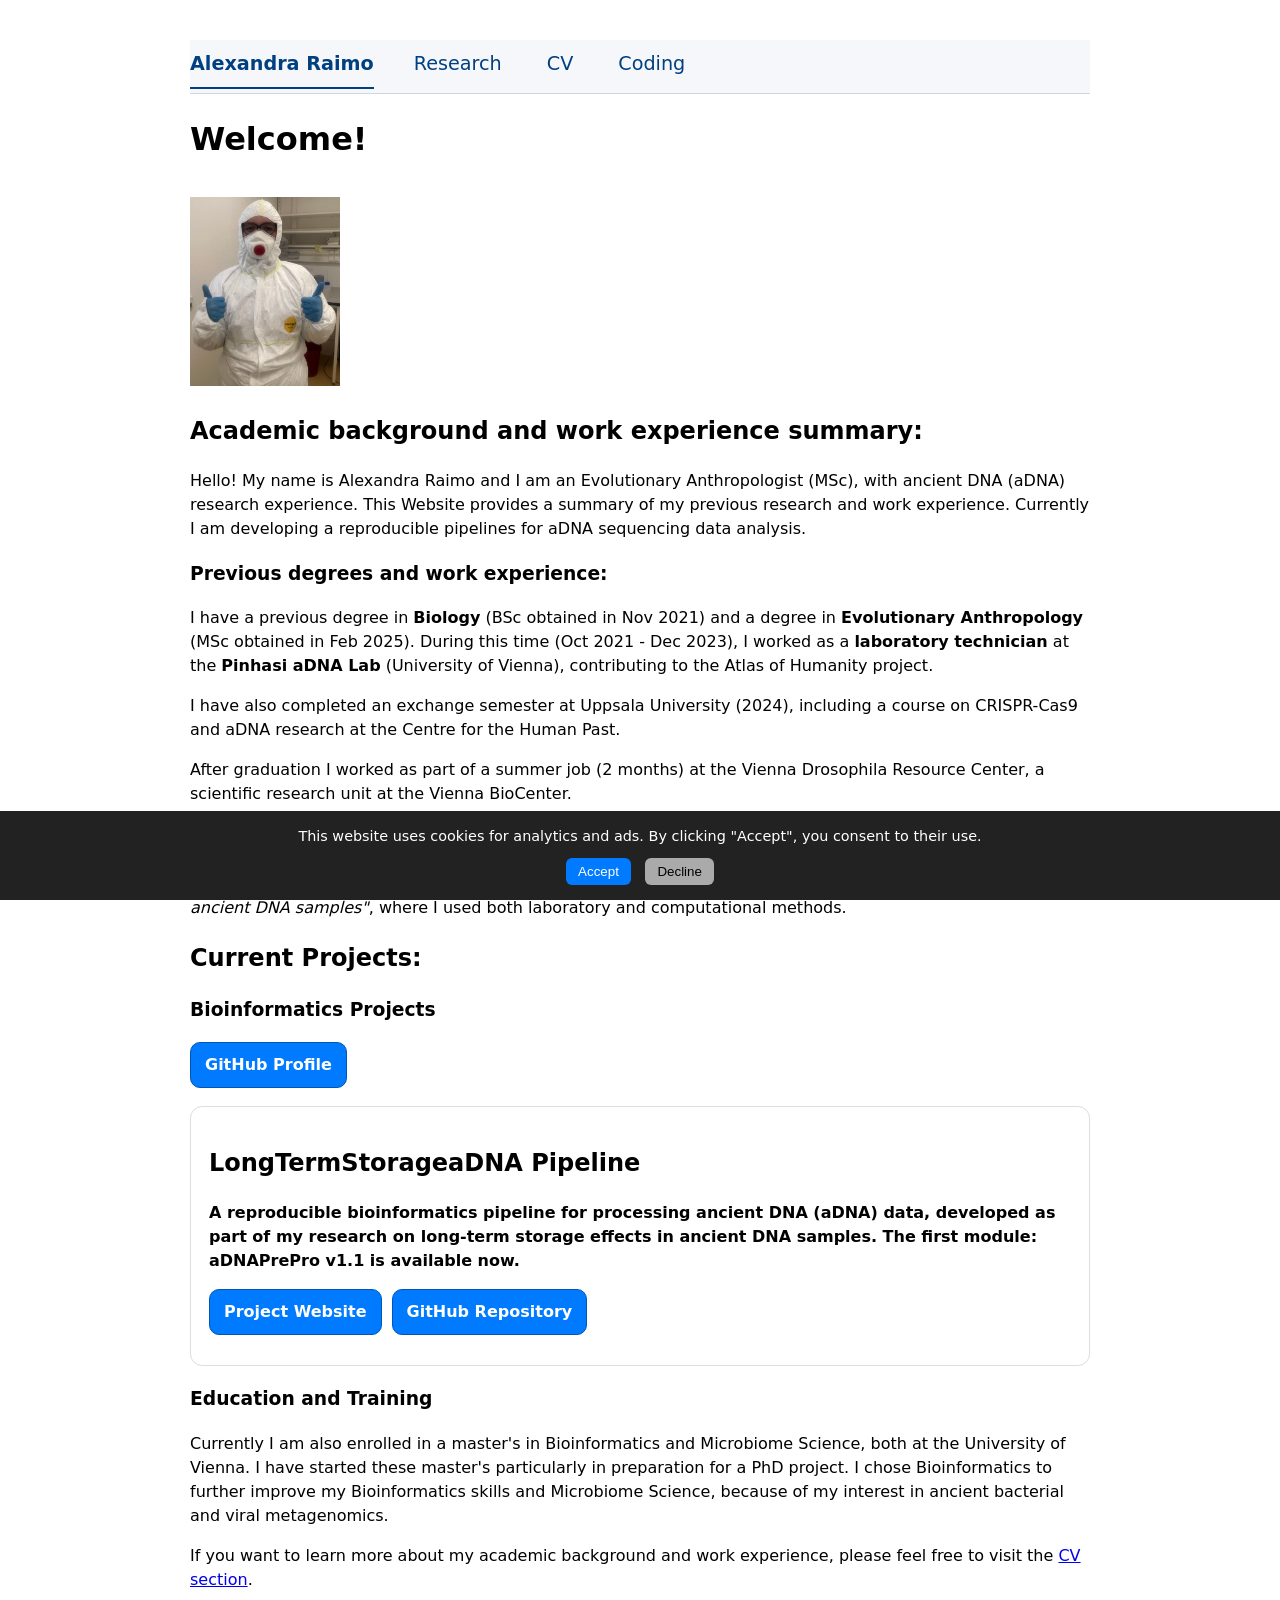
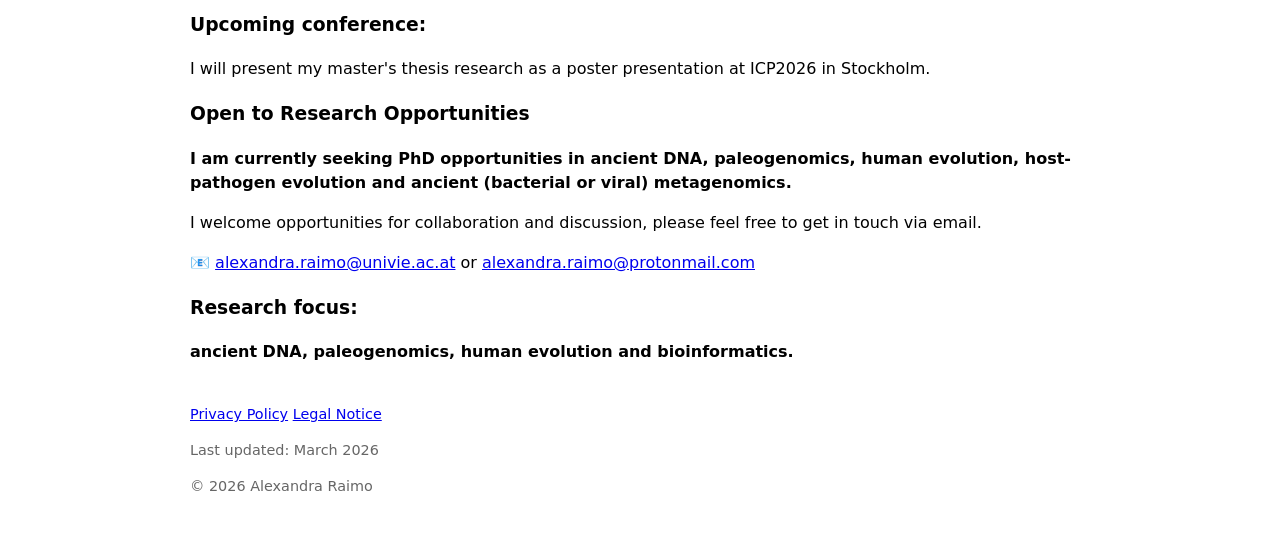
<file: index.html>
<!doctype html>
<html lang="en">
<head>
  <meta charset="utf-8" />
  <meta name="viewport" content="width=device-width, initial-scale=1" />

  <!-- SEO -->
  <title>Ancient DNA Pipeline | Bioinformatics – Alexandra Raimo</title>
  <meta name="description" content="Bioinformatics projects by Alexandra Raimo, including pipelines for preprocessing ancient DNA sequencing data." />
  <meta name="keywords" content="ancient DNA, aDNA, bioinformatics, paleogenomics, DNA pipeline, NGS analysis" />

  <!-- Google verification -->
  <meta name="google-site-verification" content="ym9Vz2u-0bUSktu_AjIsHm7VWg-E3QiLJh-xZRxVuhM" />

  <link rel="canonical" href="https://raimo-al.github.io/">
  
  <!-- Open Graph -->
  <meta property="og:title" content="Ancient DNA Pipeline | Bioinformatics – Alexandra Raimo">
  <meta property="og:description" content="Reproducible pipeline for preprocessing ancient DNA (aDNA) sequencing data.">
  <meta property="og:site_name" content="Ancient DNA Bioinformatics">
  <meta property="og:image" content="https://raimo-al.github.io/preview.png">
  <meta property="og:url" content="https://raimo-al.github.io/">
  <meta property="og:type" content="website">

  <!-- Twitter (used by many platforms) -->
  <meta name="twitter:card" content="summary_large_image">
  <meta name="twitter:title" content="Ancient DNA Pipeline | Bioinformatics – Alexandra Raimo">
  <meta name="twitter:description" content="Reproducible pipeline for preprocessing ancient DNA (aDNA) sequencing data.">
  <meta name="twitter:image" content="https://raimo-al.github.io/preview.png">

  <!-- CSS -->
  <link rel="stylesheet" href="styles.css">

  <!-- Google AdSense -->
  <meta name="google-adsense-account" content="ca-pub-8820998025765974">


</head>

<body>

<nav class="navbar">
  <div class="nav-container">
    <a href="index.html" class="nav-name active">Alexandra Raimo</a>

    <div class="nav-links">
      <a href="research.html">Research</a>
      <a href="cv.html">CV</a>
      <a href="coding.html">Coding</a>
    </div>
  </div>
</nav>
<header>
  <div class="card-content">

    <div class="text">
      <h1>Welcome!</h1>
	      <div class="image">
      <img src="images/Lab.jpeg" alt="Alexandra Raimo working in the aDNA lab.">
    </div>

      <p>
	  <h2>Academic background and work experience summary:</h2>
	  
	  <p>
        Hello! My name is Alexandra Raimo and I am an Evolutionary Anthropologist (MSc), with ancient DNA (aDNA) research experience.
        This Website provides a summary of my previous research and work experience.
        Currently I am developing a reproducible pipelines for aDNA sequencing data analysis.
		</p>
		
		  </div>

  </main>
		<h3> Previous degrees and work experience:</h3> 
		<p>
		I have a previous degree in <b>Biology</b> (BSc obtained in Nov 2021) and a degree in <b>Evolutionary Anthropology</b> (MSc obtained in Feb 2025).
		During this time (Oct 2021 - Dec 2023), I worked as a <b>laboratory technician</b> at the <b>Pinhasi aDNA Lab</b> (University of Vienna), contributing to the Atlas of Humanity project.
		</p>
		
		<p>
		I have also completed an exchange semester at Uppsala University (2024), including a course on CRISPR-Cas9 and aDNA research at the Centre for the Human Past.
		</p>
		
		<p>
		After graduation I worked as part of a summer job (2 months) at the Vienna Drosophila Resource Center, a scientific research unit at the Vienna BioCenter.
		</p>
		
		<h3> Master's thesis Research Project: </h3>
		<p>
		I completed my master's thesis at the Pinhasi aDNA Lab, titled <em>"Assessing the effect of long-term storage on ancient DNA samples"</em>, where I used both laboratory and computational methods.
		</p>
		</header>
		<main>
		<h2>Current Projects:</h2>
		<h3>Bioinformatics Projects</h3>
		
		<div class="button-group">
    <a class="button" href="https://github.com/raimo-al">GitHub Profile</a>
  </div>
    <div class="card">
      <h2>LongTermStorageaDNA Pipeline</h2>
      <p class="highlight">
         A reproducible bioinformatics pipeline for processing ancient DNA (aDNA) data,
         developed as part of my research on long-term storage effects in ancient DNA samples.
		 The first module: aDNAPrePro v1.1 is available now.
      </p>

      <div class="button-group">
        <a class="button" href="https://raimo-al.github.io/LongTermStorageaDNA/">Project Website</a>
        <a class="button" href="https://github.com/raimo-al/LongTermStorageaDNA">GitHub Repository</a>
      </div>

    </div>
		
		<h3>Education and Training</h3>
		<p>
		Currently I am also enrolled in a master's in Bioinformatics and Microbiome Science, both at the University of Vienna. 
		I have started these master's particularly in preparation for a PhD project.
		I chose Bioinformatics to further improve my Bioinformatics skills and Microbiome Science, because of my interest in ancient bacterial and viral metagenomics.
		</p>
		
		<p>
		If you want to learn more about my academic background and work experience, please feel free to visit the 
		<a href="https://raimo-al.github.io/cv.html" target="_blank">CV section</a>.
		</p>
		
		<h3>Upcoming conference:</h3>
		<p>
		I will present my master's thesis research as a poster presentation at ICP2026 in Stockholm.
		</p>
		<h3>Open to Research Opportunities</h3>
		<p>
		<strong> I am currently seeking PhD opportunities in ancient DNA, paleogenomics, human evolution, host-pathogen evolution and ancient (bacterial or viral) metagenomics. </strong>
		</p>
		
		<p>
		I welcome opportunities for collaboration and discussion, please feel free to get in touch via email.
		</p>
		
		<p>
		📧 <a href="mailto:alexandra.raimo@univie.ac.at">alexandra.raimo@univie.ac.at</a> 
		or 
		<a href="mailto:alexandra.raimo@protonmail.com">alexandra.raimo@protonmail.com</a>
		</p>
		
			 <p class="highlight">
    <p>
	<h3> Research focus: </h3>
	</p>
	
	<p>
	<strong>ancient DNA, paleogenomics, human evolution and bioinformatics.</strong>
  </p>
    </div>

  <footer style="margin-top:40px; font-size:0.9em; color:#666;">
    <a href="privacy.html">Privacy Policy</a>
    <a href="impressum.html">Legal Notice</a>
	<p>Last updated: March 2026 </p>
    <p>© 2026 Alexandra Raimo</p>
  </footer>
 <div id="cookie-banner" style="position:fixed; bottom:0; left:0; right:0; background:#222; color:#fff; padding:15px; display:none; z-index:1000;">
  <p style="margin:0 0 10px 0;">
    This website uses cookies for analytics and ads. By clicking "Accept", you consent to their use.
  </p>
  <button onclick="acceptCookies()" style="margin-right:10px;">Accept</button>
  <button onclick="declineCookies()">Decline</button>
 </div>
 <script>
   function loadTrackingScripts() {
      if (location.protocol === "file:") return;

      // Google Analytics
      var ga = document.createElement("script");
      ga.src = "https://www.googletagmanager.com/gtag/js?id=G-LNKFSJW3DF";
      ga.async = true;
      document.head.appendChild(ga);

      window.dataLayer = window.dataLayer || [];
      function gtag(){dataLayer.push(arguments);}
      window.gtag = gtag;
      gtag('js', new Date());
      gtag('config', 'G-LNKFSJW3DF');

      // AdSense
      var ads = document.createElement("script");
      ads.src = "https://pagead2.googlesyndication.com/pagead/js/adsbygoogle.js?client=ca-pub-8820998025765974";
      ads.async = true;
      ads.crossOrigin = "anonymous";
      document.head.appendChild(ads);
   }

   function acceptCookies() {
      localStorage.setItem("cookieConsent", "accepted");
      document.getElementById("cookie-banner").style.display = "none";
      loadTrackingScripts();
   }

   function declineCookies() {
      localStorage.setItem("cookieConsent", "declined");
      document.getElementById("cookie-banner").style.display = "none";
   }

   window.onload = function() {
      const consent = localStorage.getItem("cookieConsent");

      if (!consent) {
         document.getElementById("cookie-banner").style.display = "block";
      } else if (consent === "accepted") {
         loadTrackingScripts();
      }
   };
</script>
</body>
</html>
</file>
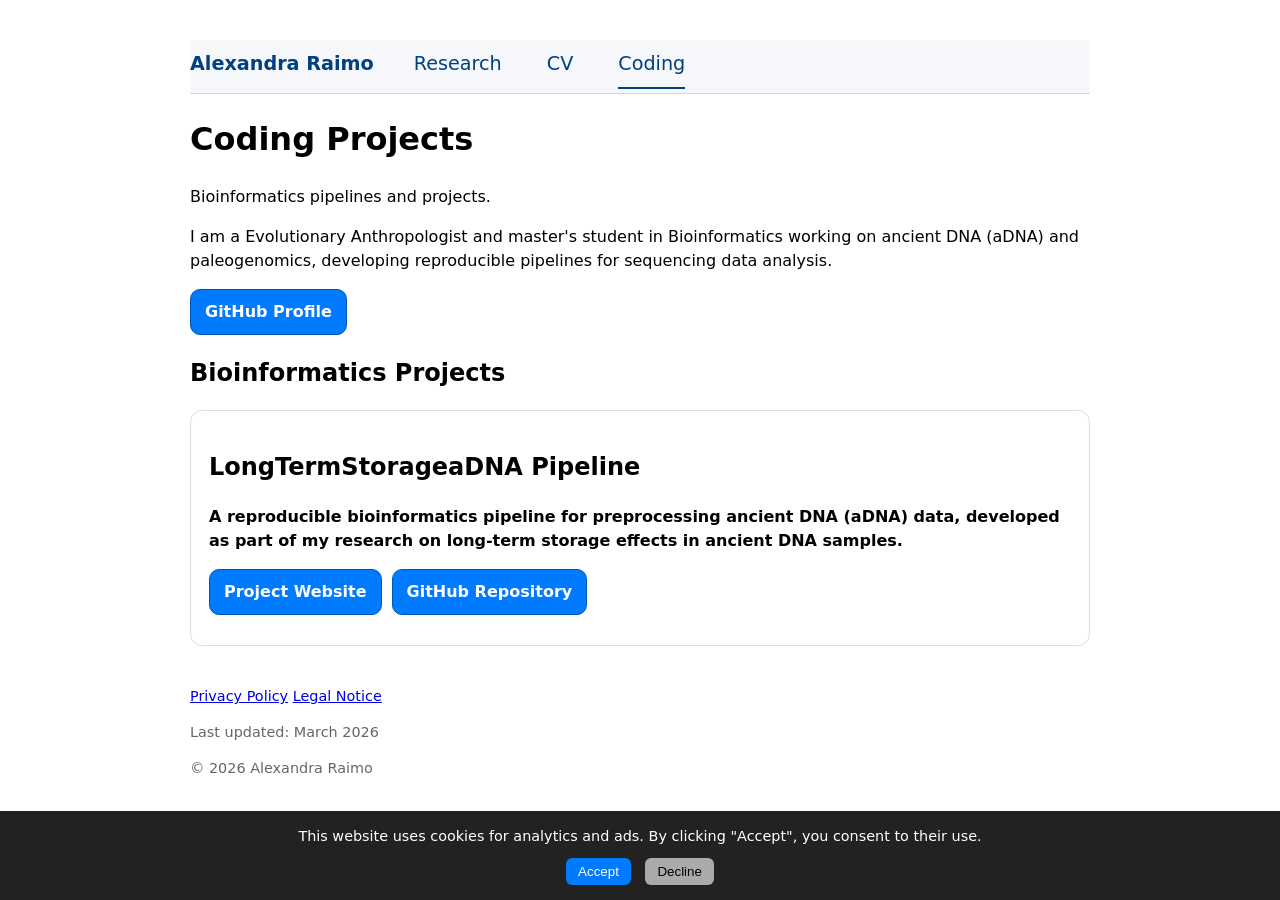
<file: coding.html>
<!doctype html>
<html lang="en">
<head>
  <meta charset="utf-8" />
  <meta name="viewport" content="width=device-width, initial-scale=1" />

  <!-- SEO -->
  <title>Coding Projects | Alexandra Raimo</title>
  <meta name="description" content="Bioinformatics projects by Alexandra Raimo, including pipelines for preprocessing ancient DNA sequencing data." />
  <meta name="keywords" content="ancient DNA, aDNA, bioinformatics, palaeogenomics, DNA pipeline, NGS analysis" />

  <!-- Google verification -->
  <meta name="google-site-verification" content="ym9Vz2u-0bUSktu_AjIsHm7VWg-E3QiLJh-xZRxVuhM" />

  <link rel="canonical" href="https://raimo-al.github.io/">
  
  <!-- Open Graph -->
  <meta property="og:title" content="Ancient DNA Pipeline | Bioinformatics – Alexandra Raimo">
  <meta property="og:description" content="Reproducible pipeline for preprocessing ancient DNA (aDNA) sequencing data.">
  <meta property="og:site_name" content="Ancient DNA Bioinformatics">
  <meta property="og:image" content="https://raimo-al.github.io/preview.png">
  <meta property="og:url" content="https://raimo-al.github.io/">
  <meta property="og:type" content="website">

  <!-- Twitter (used by many platforms) -->
  <meta name="twitter:card" content="summary_large_image">
  <meta name="twitter:title" content="Ancient DNA Pipeline | Bioinformatics – Alexandra Raimo">
  <meta name="twitter:description" content="Reproducible pipeline for preprocessing ancient DNA (aDNA) sequencing data.">
  <meta name="twitter:image" content="https://raimo-al.github.io/preview.png">

  <!-- CSS -->
  <link rel="stylesheet" href="styles.css">

  <!-- Google AdSense -->
  <meta name="google-adsense-account" content="ca-pub-8820998025765974">


</head>

<body>

<nav class="navbar">
  <div class="nav-container">
    <a href="index.html" class="nav-name">Alexandra Raimo</a>

    <div class="nav-links">
      <a href="research.html">Research</a>
      <a href="cv.html">CV</a>
	  <a href="coding.html" class="active">Coding</a>
    </div>
  </div>
</nav>

  <header>
	<h1>Coding Projects</h1>
	<p>Bioinformatics pipelines and projects.</p>
    <p>
	  I am a Evolutionary Anthropologist and master's student in Bioinformatics working on ancient DNA (aDNA) and paleogenomics,
      developing reproducible pipelines for sequencing data analysis.
	</p>
  </header>
  <div class="button-group">
    <a class="button" href="https://github.com/raimo-al">GitHub Profile</a>
  </div>
  <main>
    <h2>Bioinformatics Projects</h2>
    <div class="card">
      <h2>LongTermStorageaDNA Pipeline</h2>

      <p class="highlight">
         A reproducible bioinformatics pipeline for preprocessing ancient DNA (aDNA) data,
         developed as part of my research on long-term storage effects in ancient DNA samples.
      </p>

      <div class="button-group">
        <a class="button" href="https://raimo-al.github.io/LongTermStorageaDNA/">Project Website</a>
        <a class="button" href="https://github.com/raimo-al/LongTermStorageaDNA">GitHub Repository</a>
      </div>

    </div>

  </main>

  <footer style="margin-top:40px; font-size:0.9em; color:#666;">
    <a href="privacy.html">Privacy Policy</a>
    <a href="impressum.html">Legal Notice</a>
	<p>Last updated: March 2026 </p>
    <p>© 2026 Alexandra Raimo</p>
  </footer>
 <div id="cookie-banner" style="position:fixed; bottom:0; left:0; right:0; background:#222; color:#fff; padding:15px; display:none; z-index:1000;">
  <p style="margin:0 0 10px 0;">
    This website uses cookies for analytics and ads. By clicking "Accept", you consent to their use.
  </p>
  <button onclick="acceptCookies()" style="margin-right:10px;">Accept</button>
  <button onclick="declineCookies()">Decline</button>
 </div>
 <script>
   function loadTrackingScripts() {
      if (location.protocol === "file:") return;

      // Google Analytics
      var ga = document.createElement("script");
      ga.src = "https://www.googletagmanager.com/gtag/js?id=G-LNKFSJW3DF";
      ga.async = true;
      document.head.appendChild(ga);

      window.dataLayer = window.dataLayer || [];
      function gtag(){dataLayer.push(arguments);}
      window.gtag = gtag;
      gtag('js', new Date());
      gtag('config', 'G-LNKFSJW3DF');

      // AdSense
      var ads = document.createElement("script");
      ads.src = "https://pagead2.googlesyndication.com/pagead/js/adsbygoogle.js?client=ca-pub-8820998025765974";
      ads.async = true;
      ads.crossOrigin = "anonymous";
      document.head.appendChild(ads);
   }

   function acceptCookies() {
      localStorage.setItem("cookieConsent", "accepted");
      document.getElementById("cookie-banner").style.display = "none";
      loadTrackingScripts();
   }

   function declineCookies() {
      localStorage.setItem("cookieConsent", "declined");
      document.getElementById("cookie-banner").style.display = "none";
   }

   window.onload = function() {
      const consent = localStorage.getItem("cookieConsent");

      if (!consent) {
         document.getElementById("cookie-banner").style.display = "block";
      } else if (consent === "accepted") {
         loadTrackingScripts();
      }
   };
</script>
</body>
</html>
</file>
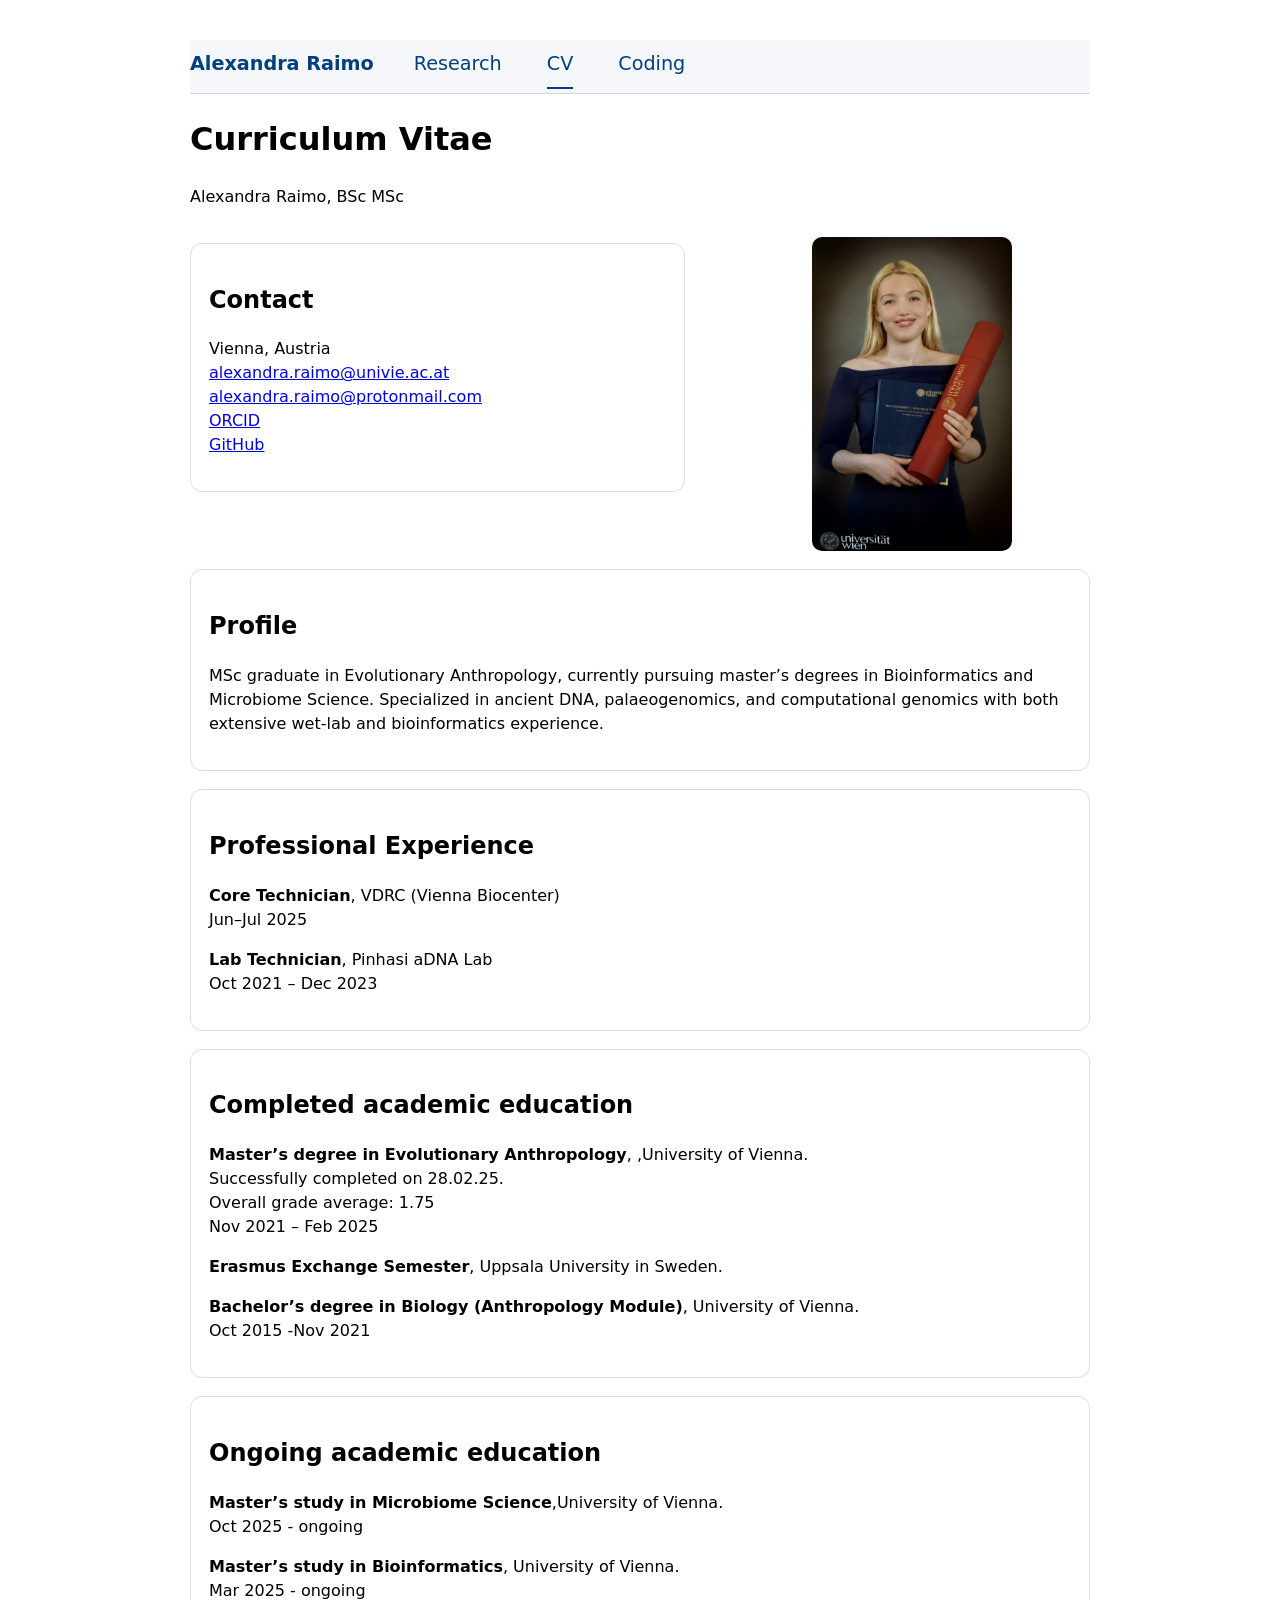
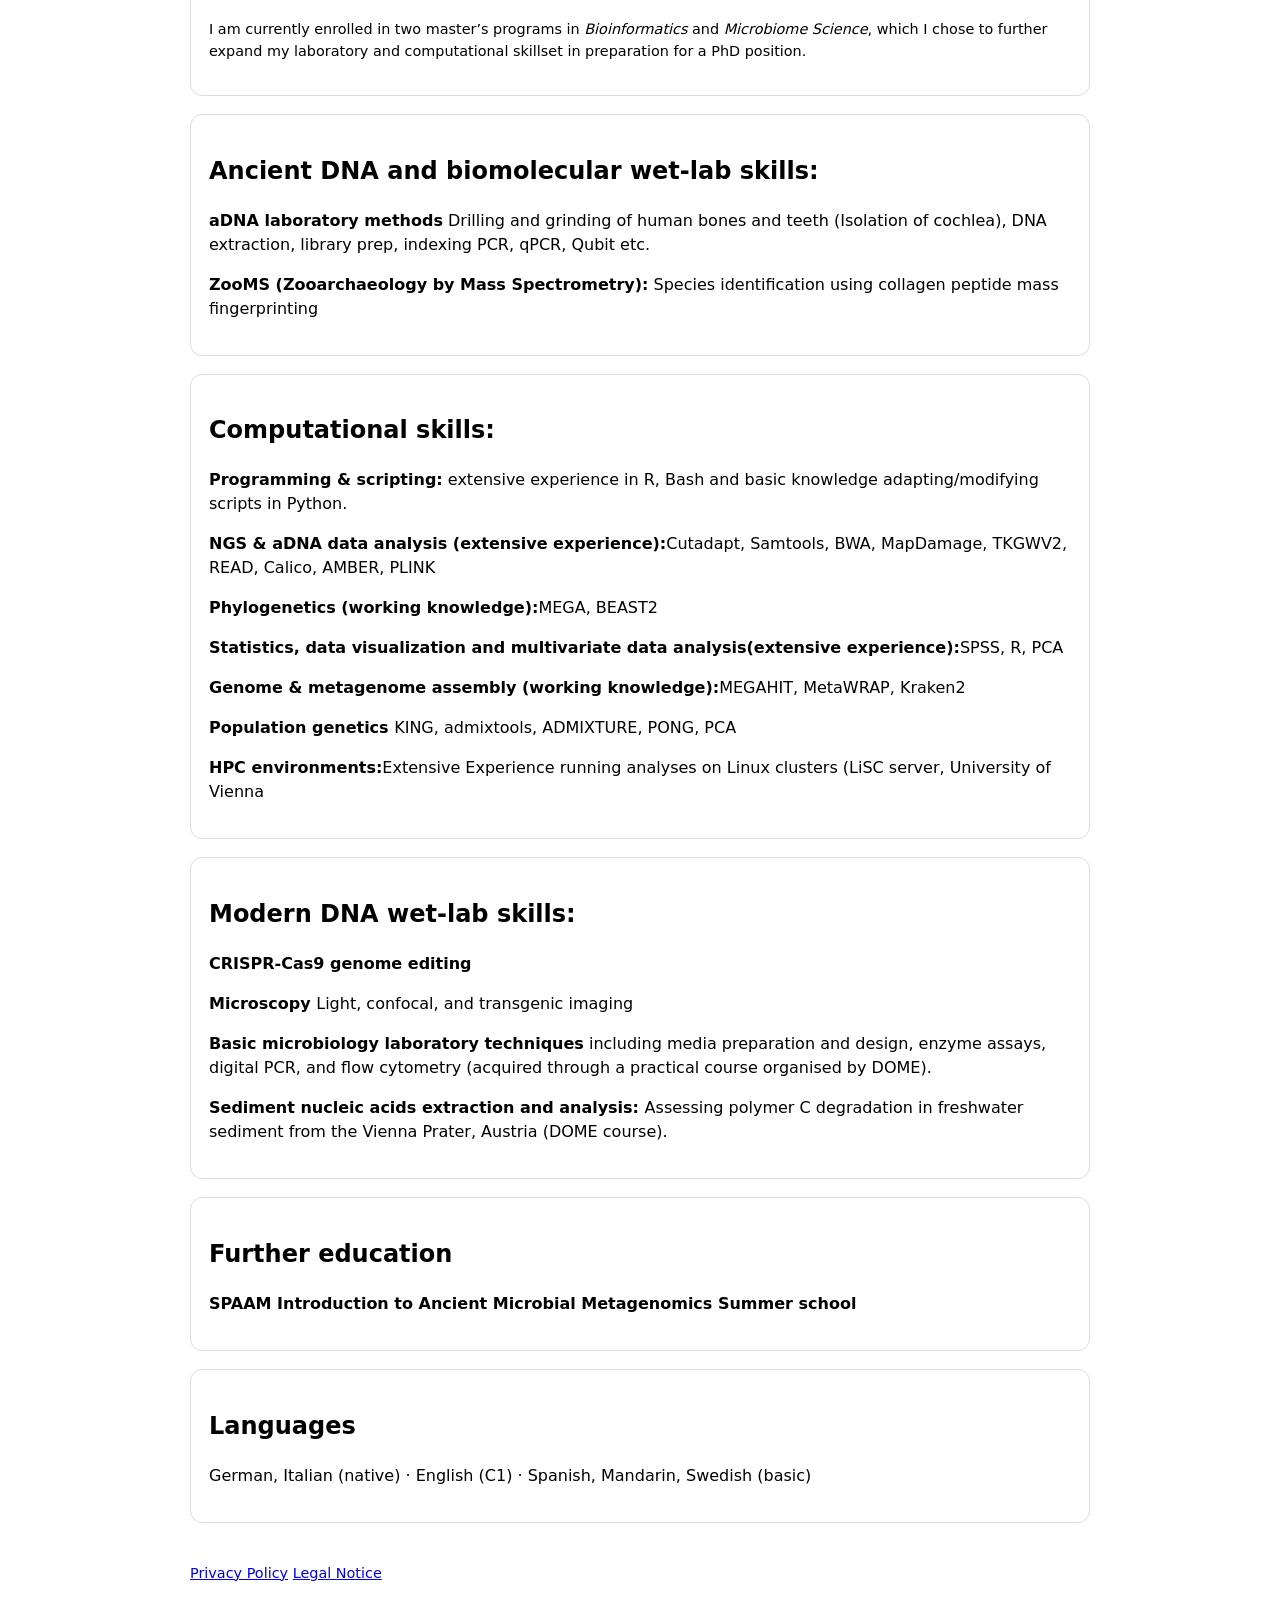
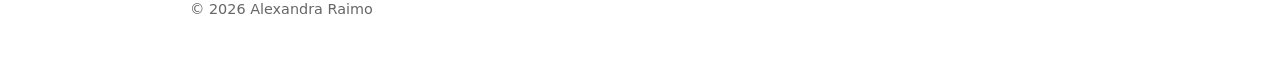
<file: cv.html>
<!doctype html>
<html lang="en">
<head>
  <meta charset="utf-8" />
  <meta name="viewport" content="width=device-width, initial-scale=1" />

  <title>CV | Alexandra Raimo</title>
  <meta name="description" content="Curriculum Vitae of Alexandra Raimo." />

  <link rel="stylesheet" href="styles.css">
</head>

<body>

<nav class="navbar">
  <div class="nav-container">
    <a href="index.html" class="nav-name">Alexandra Raimo</a>

    <div class="nav-links">
      <a href="research.html">Research</a>
      <a href="cv.html" class="active">CV</a>
      <a href="coding.html">Coding</a>
    </div>
  </div>
</nav>

<header> <h1>Curriculum Vitae</h1>
<p>Alexandra Raimo, BSc MSc</p>
</header>

<div class="top-row">
  <div class="left-column">
    <section class="card contact-card">
      <h2>Contact</h2>
      <p>
        Vienna, Austria<br>
        <a href="mailto:alexandra.raimo@univie.ac.at">alexandra.raimo@univie.ac.at</a><br>
        <a href="mailto:alexandra.raimo@protonmail.com">alexandra.raimo@protonmail.com</a><br>
        <a href="https://orcid.org/0009-0001-6979-0130">ORCID</a><br>
        <a href="https://github.com/raimo-al">GitHub</a>
      </p>
    </section>

  </div>

  <div class="profile-photo">
    <img src="images/Portrait-Alexandra-Raimo.jpeg" alt="Alexandra Raimo portrait">
  </div>
</div>

<section class="card">
  <div class="card-content">
    <div class="text">
      <h2>Profile</h2>
      <p>
        MSc graduate in Evolutionary Anthropology, currently pursuing master’s degrees in Bioinformatics and Microbiome Science.
        Specialized in ancient DNA, palaeogenomics, and computational genomics with both extensive wet-lab and bioinformatics experience.
      </p>
    </div>
  </div>
</section>

  <section class="card">
    <h2>Professional Experience</h2>

    <p><strong>Core Technician</strong>, VDRC (Vienna Biocenter)<br>
    Jun–Jul 2025</p>

    <p><strong>Lab Technician</strong>, Pinhasi aDNA Lab<br>
    Oct 2021 – Dec 2023</p>

  </section>

  <section class="card">
    <h2>Completed academic education</h2>

    <p><strong>Master’s degree in Evolutionary Anthropology</strong>, ,University of Vienna.<br>
	Successfully completed on 28.02.25.<br>
	Overall grade average: 1.75 <br>
    Nov 2021 – Feb 2025</p>
	
	<p><strong>Erasmus Exchange Semester</strong>, Uppsala University in Sweden.</p>

    <p><strong>Bachelor’s degree in Biology (Anthropology Module)</strong>, University of Vienna.  <br>
    Oct 2015 -Nov 2021</p>

  </section>
  <section class="card">
    <h2>Ongoing academic education</h2>
	
    <p><strong>Master’s study in Microbiome Science</strong>,University of Vienna.<br>
    Oct 2025 - ongoing</p>

    <p><strong>Master’s study in Bioinformatics</strong>, University of Vienna.<br>
    Mar 2025 - ongoing</p>

	<p style="font-size: 0.9em;">
	I am currently enrolled in two master’s programs in <em>Bioinformatics</em> and <em>Microbiome Science</em>,
	which I chose to further expand my laboratory and computational skillset in preparation for a PhD position.</p>
  </section>
  
  <section class="card">
    <h2>Ancient DNA and biomolecular wet-lab skills:</h2>

    <p><strong>aDNA laboratory methods</strong> Drilling and grinding of human bones and teeth (Isolation of cochlea), DNA extraction, library prep, indexing PCR, qPCR, Qubit etc.</p>

    <p><strong>ZooMS (Zooarchaeology by Mass Spectrometry):</strong> Species identification using collagen peptide mass fingerprinting</p>
  </section>

  <section class="card">
    <h2>Computational skills:</h2>

    <p><strong>Programming & scripting:</strong> extensive experience in R, Bash and basic knowledge adapting/modifying scripts in Python.</p>

    <p><strong>NGS & aDNA data analysis (extensive experience):</strong>Cutadapt, Samtools, BWA, MapDamage, TKGWV2, READ, Calico, AMBER, PLINK</p>
	
	<p><strong>Phylogenetics (working knowledge):</strong>MEGA, BEAST2</p>
	
	<p><strong>Statistics, data visualization and multivariate data analysis(extensive experience):</strong>SPSS, R, PCA</p>
	
	<p><strong>Genome & metagenome assembly (working knowledge):</strong>MEGAHIT, MetaWRAP, Kraken2</p>
	
	<p><strong>Population genetics </strong>KING, admixtools, ADMIXTURE, PONG, PCA</p>
	
	<p><strong>HPC environments:</strong>Extensive Experience running analyses on Linux clusters (LiSC server, University of Vienna</p>
  </section>
  
    <section class="card">
    <h2>Modern DNA wet-lab skills:</h2>

    <p><strong>CRISPR-Cas9 genome editing</strong></p>

    <p><strong>Microscopy </strong> Light, confocal, and transgenic imaging</p>
	
    <p><strong>Basic microbiology laboratory techniques</strong> including media preparation and design, enzyme assays, digital PCR, and flow cytometry (acquired through a practical course organised by DOME).</p>
	
	<p><strong>Sediment nucleic acids extraction and analysis: </strong> Assessing polymer C degradation in freshwater sediment from the Vienna Prater, Austria (DOME course).</p>
  </section>

  <section class="card">
   <h2>Further education</h2>
   <p><strong>SPAAM Introduction to Ancient Microbial Metagenomics Summer school</strong> </p>
  </section>
  
  <section class="card">
    <h2>Languages</h2>
    <p>German, Italian (native) · English (C1) · Spanish, Mandarin, Swedish (basic)</p>
  </section>

</main>

<footer style="margin-top:40px; font-size:0.9em; color:#666;">
  <a href="privacy.html">Privacy Policy</a>
  <a href="impressum.html">Legal Notice</a>
  <p>© 2026 Alexandra Raimo</p>
</footer>

</body>
</html>
</file>
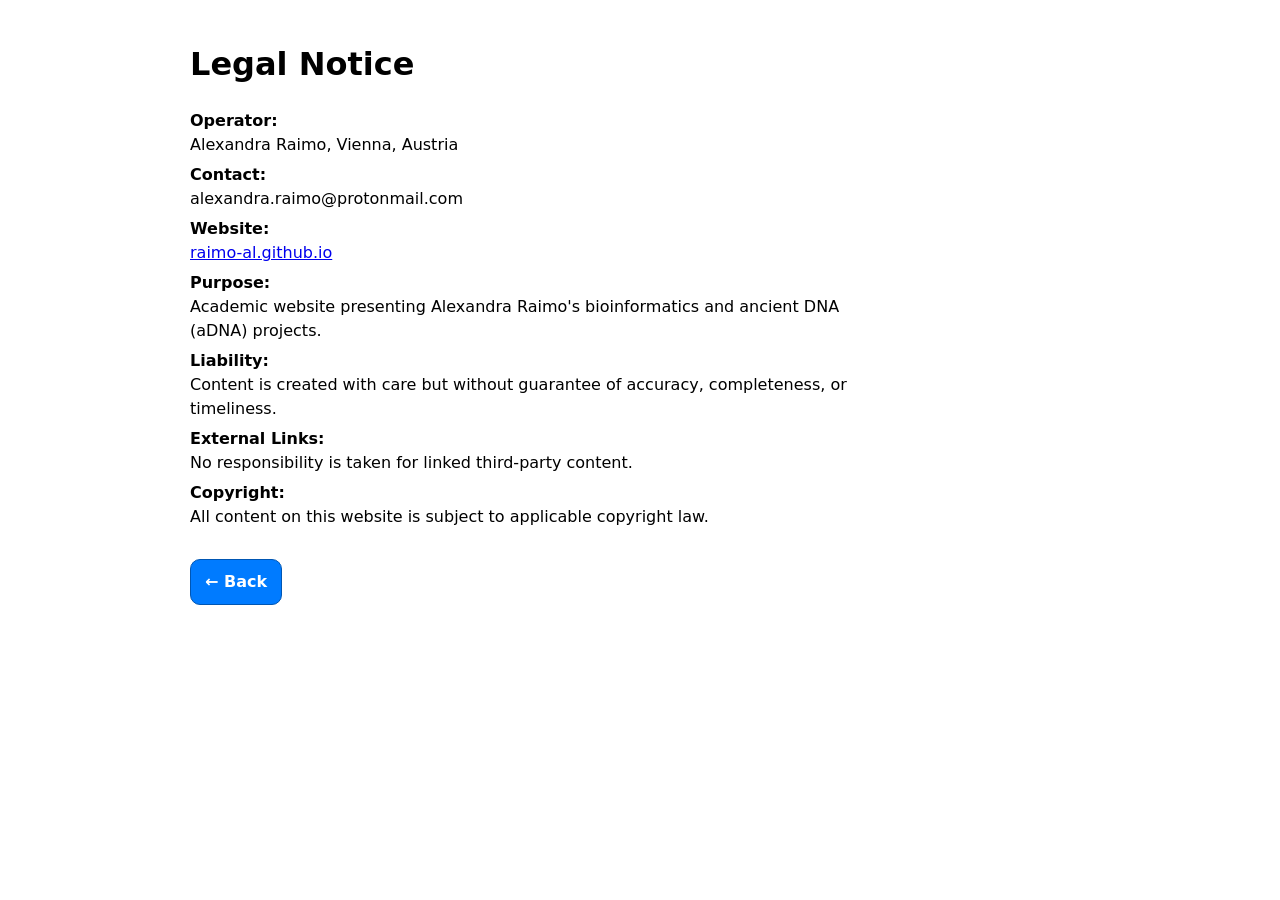
<file: impressum.html>
<!doctype html>
<html lang="en">
<head>
    <meta charset="utf-8">
    <meta name="viewport" content="width=device-width, initial-scale=1">

    <title>Legal Notice | Alexandra Raimo</title>
    <meta name="description" content="Legal notice of the website of Alexandra Raimo.">

    <link rel="stylesheet" href="styles.css">

    <style>
        main {
            max-width: 700px;
        }
        h2 {
            font-size: 1.1em;
            margin-top: 16px;
        }
        p {
            margin: 6px 0;
        }
    </style>
</head>

<body>

<header>
    <h1>Legal Notice</h1>
</header>

<main>

    <p><strong>Operator:</strong><br>
    Alexandra Raimo, Vienna, Austria</p>

    <p><strong>Contact:</strong><br>
    alexandra.raimo@protonmail.com</p>

    <p><strong>Website:</strong><br>
    <a href="https://raimo-al.github.io/">raimo-al.github.io</a></p>

    <p><strong>Purpose:</strong><br>
    Academic website presenting Alexandra Raimo's bioinformatics and ancient DNA (aDNA) projects.</p>

    <p><strong>Liability:</strong><br>
    Content is created with care but without guarantee of accuracy, completeness, or timeliness.</p>

    <p><strong>External Links:</strong><br>
    No responsibility is taken for linked third-party content.</p>

    <p><strong>Copyright:</strong><br>
    All content on this website is subject to applicable copyright law.</p>

</main>

<footer style="margin-top:30px;">
    <a class="button" href="index.html">← Back</a>
</footer>

</body>
</html>
</file>
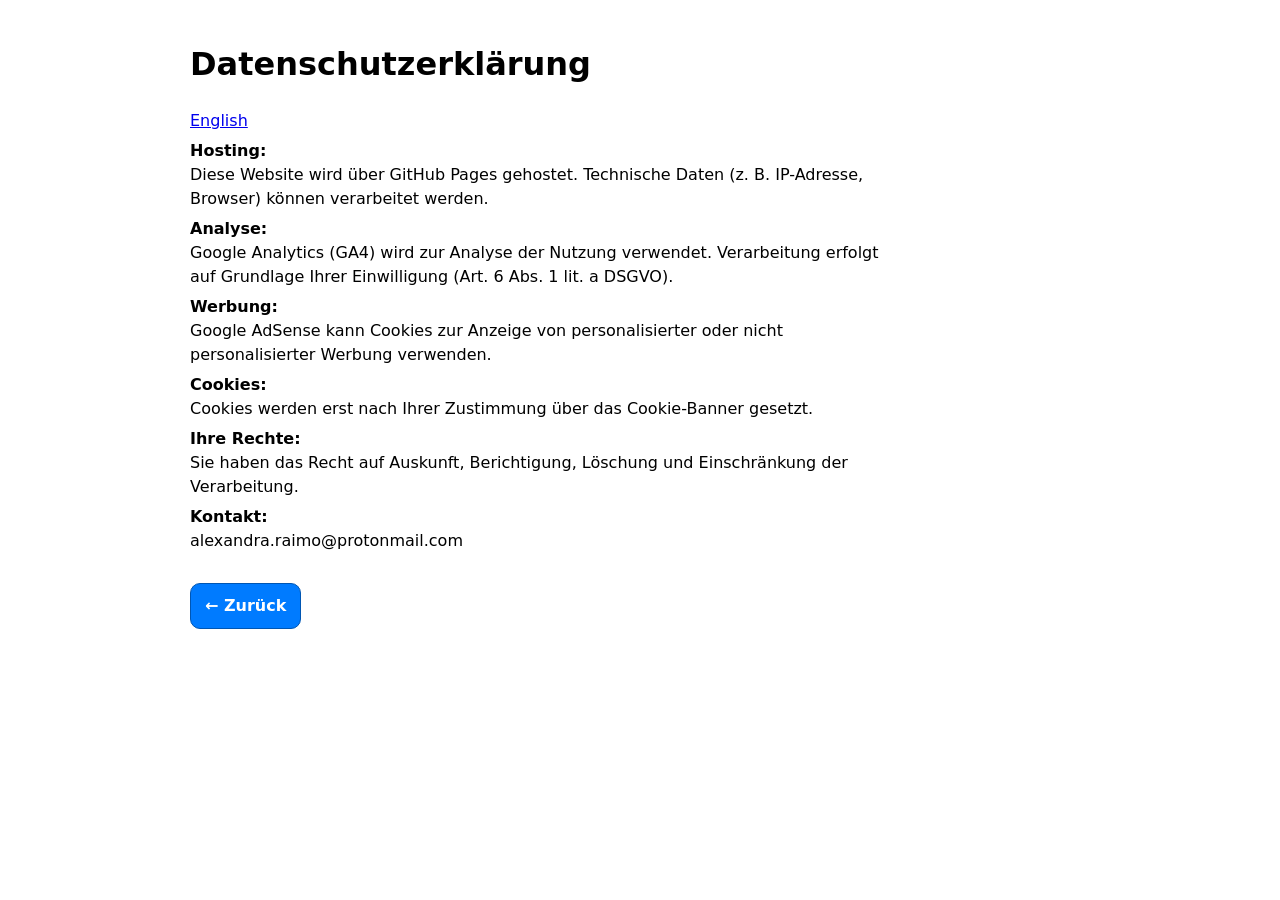
<file: privacy-de.html>
<!doctype html>
<html lang="de">
<head>
    <meta charset="utf-8">
    <meta name="viewport" content="width=device-width, initial-scale=1">

    <title>Datenschutzerklärung | Alexandra Raimo</title>
    <meta name="description" content="Datenschutzerklärung von Alexandra Raimo.">

    <link rel="stylesheet" href="styles.css">

    <style>
        main { max-width: 700px; }
        p { margin: 6px 0; }
    </style>
</head>

<body>

<header>
    <h1>Datenschutzerklärung</h1>
</header>

<main>

    <p><a href="privacy.html">English</a></p>

    <p><strong>Hosting:</strong><br>
    Diese Website wird über GitHub Pages gehostet. Technische Daten (z. B. IP-Adresse, Browser) können verarbeitet werden.</p>

    <p><strong>Analyse:</strong><br>
    Google Analytics (GA4) wird zur Analyse der Nutzung verwendet. Verarbeitung erfolgt auf Grundlage Ihrer Einwilligung (Art. 6 Abs. 1 lit. a DSGVO).</p>

    <p><strong>Werbung:</strong><br>
    Google AdSense kann Cookies zur Anzeige von personalisierter oder nicht personalisierter Werbung verwenden.</p>

    <p><strong>Cookies:</strong><br>
    Cookies werden erst nach Ihrer Zustimmung über das Cookie-Banner gesetzt.</p>

    <p><strong>Ihre Rechte:</strong><br>
    Sie haben das Recht auf Auskunft, Berichtigung, Löschung und Einschränkung der Verarbeitung.</p>

    <p><strong>Kontakt:</strong><br>
    alexandra.raimo@protonmail.com</p>

</main>

<footer style="margin-top:30px;">
    <a class="button" href="index.html">← Zurück</a>
</footer>

</body>
</html>
</file>
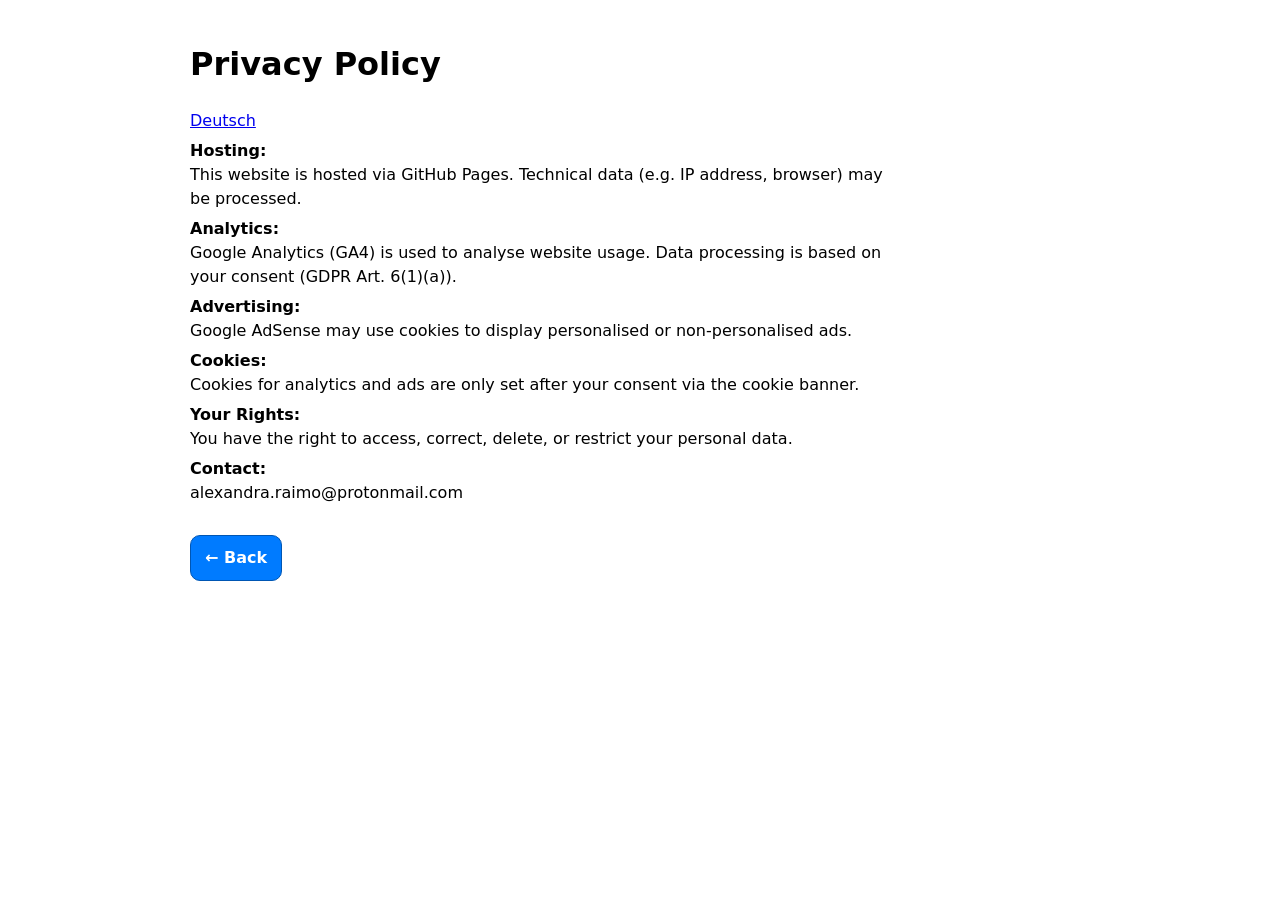
<file: privacy.html>
<!doctype html>
<html lang="en">
<head>
    <meta charset="utf-8">
    <meta name="viewport" content="width=device-width, initial-scale=1">

    <title>Privacy Policy | Alexandra Raimo</title>
    <meta name="description" content="Privacy Policy of Alexandra Raimo.">

    <link rel="stylesheet" href="styles.css">

    <style>
        main { max-width: 700px; }
        p { margin: 6px 0; }
    </style>
</head>

<body>

<header>
    <h1>Privacy Policy</h1>
</header>

<main>

    <p><a href="privacy-de.html">Deutsch</a></p>

    <p><strong>Hosting:</strong><br>
    This website is hosted via GitHub Pages. Technical data (e.g. IP address, browser) may be processed.</p>

    <p><strong>Analytics:</strong><br>
    Google Analytics (GA4) is used to analyse website usage. Data processing is based on your consent (GDPR Art. 6(1)(a)).</p>

    <p><strong>Advertising:</strong><br>
    Google AdSense may use cookies to display personalised or non-personalised ads.</p>

    <p><strong>Cookies:</strong><br>
    Cookies for analytics and ads are only set after your consent via the cookie banner.</p>

    <p><strong>Your Rights:</strong><br>
    You have the right to access, correct, delete, or restrict your personal data.</p>

    <p><strong>Contact:</strong><br>
    alexandra.raimo@protonmail.com</p>

</main>

<footer style="margin-top:30px;">
    <a class="button" href="index.html">← Back</a>
</footer>

</body>
</html>
</file>
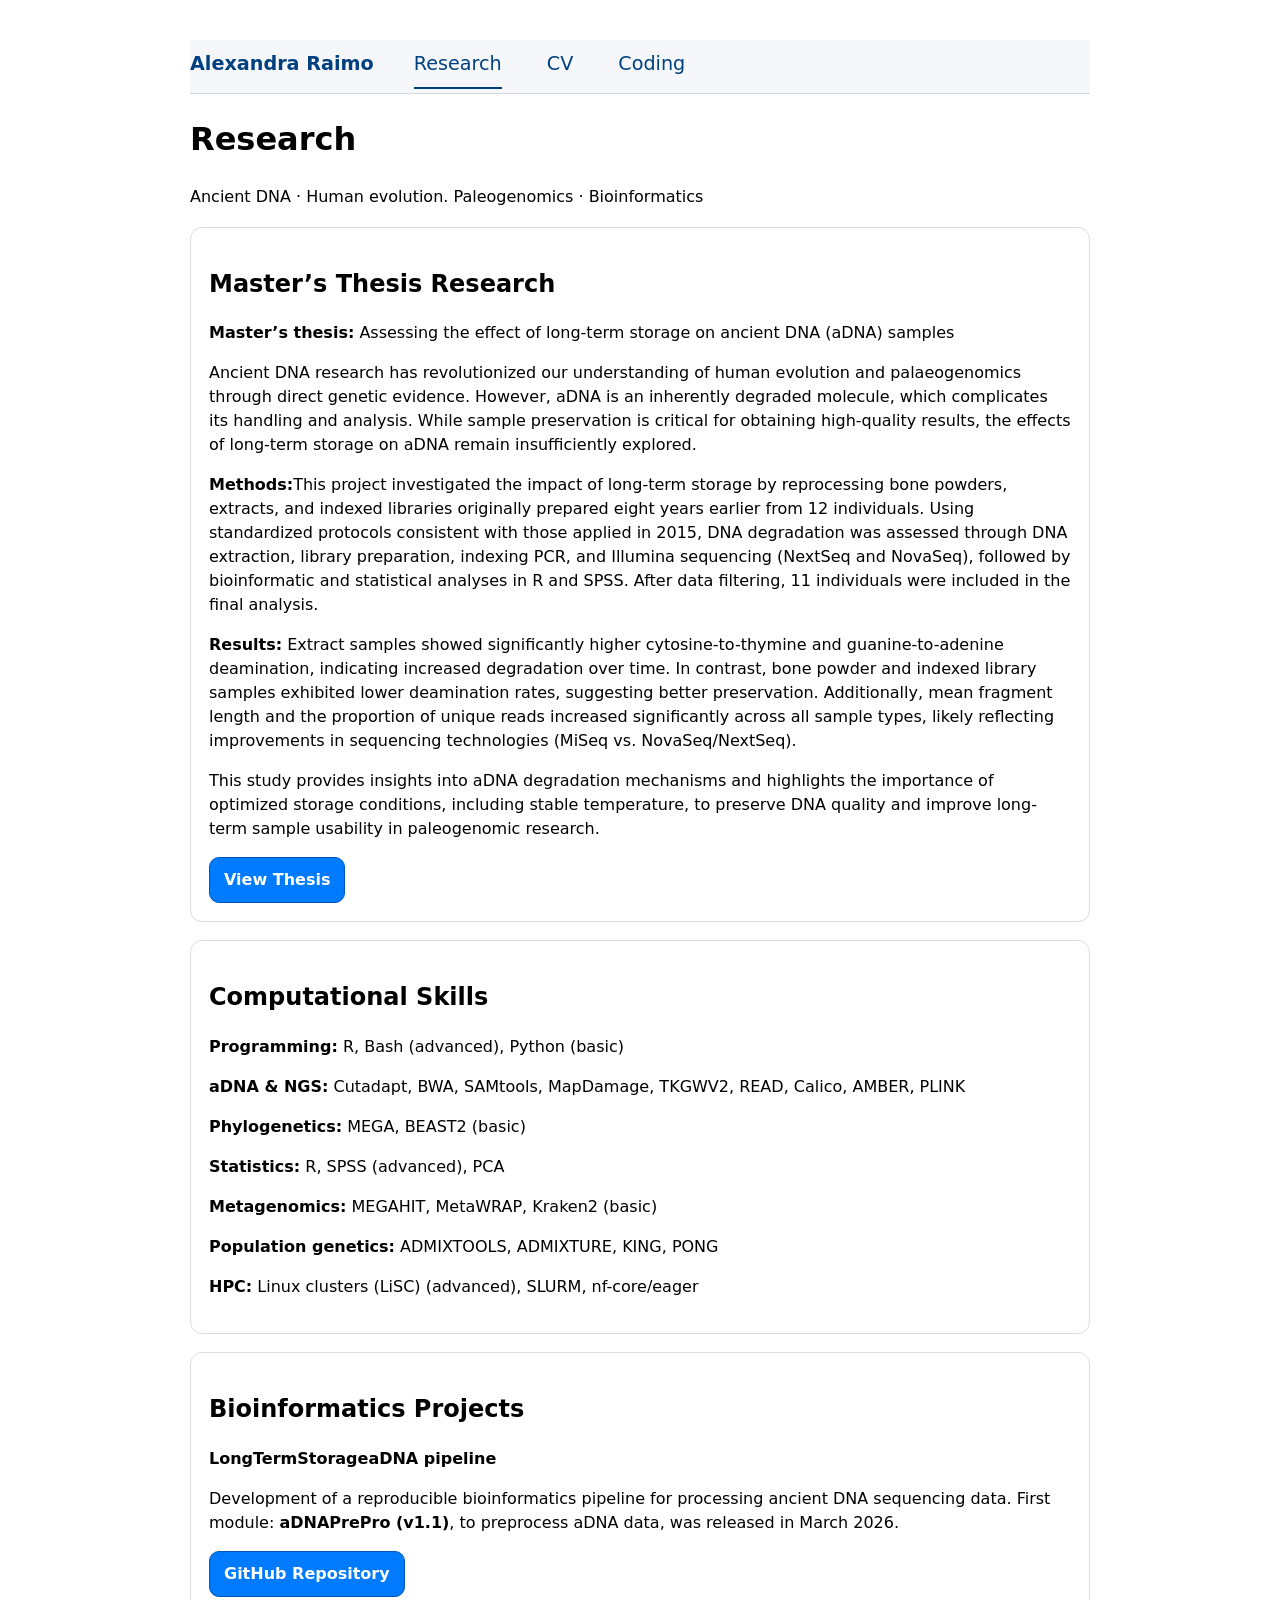
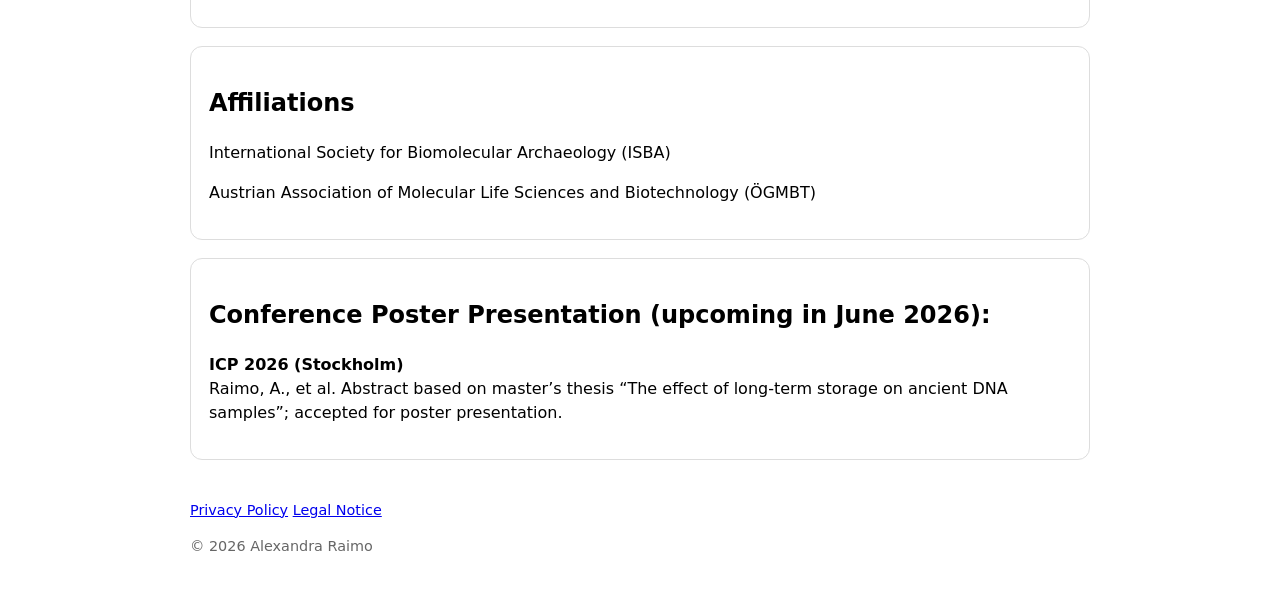
<file: research.html>
<!doctype html>
<html lang="en">
<head>
  <meta charset="utf-8" />
  <meta name="viewport" content="width=device-width, initial-scale=1" />

  <title>Research | Alexandra Raimo</title>
  <meta name="description" content="Research profile of Alexandra Raimo in ancient DNA and bioinformatics." />

  <link rel="stylesheet" href="styles.css">
</head>

<body>

<nav class="navbar">
  <div class="nav-container">
    <a href="index.html" class="nav-name">Alexandra Raimo</a>

    <div class="nav-links">
      <a href="research.html" class="active">Research</a>
      <a href="cv.html">CV</a>
      <a href="coding.html">Coding</a>
    </div>
  </div>
</nav>

<header>
  <h1>Research</h1>
  <p>Ancient DNA · Human evolution. Paleogenomics · Bioinformatics</p>
</header>

<main>

  <!-- Master's Thesis -->
  <section class="card">
    <h2>Master’s Thesis Research</h2>

    <p><strong>Master’s thesis:</strong> Assessing the effect of long-term storage on ancient DNA (aDNA) samples</p>

    <p>
      Ancient DNA research has revolutionized our understanding of human evolution and palaeogenomics through direct genetic evidence. 
      However, aDNA is an inherently degraded molecule, which complicates its handling and analysis. 
      While sample preservation is critical for obtaining high-quality results, the effects of long-term storage on aDNA remain insufficiently explored.
    </p>

    <p>
      <strong>Methods:</strong>This project investigated the impact of long-term storage by reprocessing bone powders, extracts, and indexed libraries 
      originally prepared eight years earlier from 12 individuals. Using standardized protocols consistent with those applied in 2015, 
      DNA degradation was assessed through DNA extraction, library preparation, indexing PCR, and Illumina sequencing 
      (NextSeq and NovaSeq), followed by bioinformatic and statistical analyses in R and SPSS. 
      After data filtering, 11 individuals were included in the final analysis.
    </p>

    <p>
      <strong>Results:</strong> Extract samples showed significantly higher cytosine-to-thymine and guanine-to-adenine deamination, 
      indicating increased degradation over time. In contrast, bone powder and indexed library samples exhibited lower deamination rates, 
      suggesting better preservation. Additionally, mean fragment length and the proportion of unique reads increased significantly 
      across all sample types, likely reflecting improvements in sequencing technologies (MiSeq vs. NovaSeq/NextSeq).
    </p>

    <p>
      This study provides insights into aDNA degradation mechanisms and highlights the importance of optimized storage conditions, 
      including stable temperature, to preserve DNA quality and improve long-term sample usability in paleogenomic research.
    </p>
	
<a href="https://doi.org/10.25365/thesis.77783" 
   target="_blank" 
   rel="noopener noreferrer" 
   class="button">
  View Thesis
</a>

  </section>

  <!-- Computational -->
  <section class="card">
    <h2>Computational Skills</h2>

    <p><strong>Programming:</strong> R, Bash (advanced), Python (basic)</p>

    <p><strong>aDNA & NGS:</strong> Cutadapt, BWA, SAMtools, MapDamage, TKGWV2, READ, Calico, AMBER, PLINK</p>

    <p><strong>Phylogenetics:</strong> MEGA, BEAST2 (basic)</p>

    <p><strong>Statistics:</strong> R, SPSS (advanced), PCA</p>

    <p><strong>Metagenomics:</strong> MEGAHIT, MetaWRAP, Kraken2 (basic)</p>

    <p><strong>Population genetics:</strong> ADMIXTOOLS, ADMIXTURE, KING, PONG</p>

    <p><strong>HPC:</strong> Linux clusters (LiSC) (advanced), SLURM, nf-core/eager</p>
  </section>

  <!-- Project -->
  <section class="card">
    <h2>Bioinformatics Projects</h2>

    <p><strong>LongTermStorageaDNA pipeline</strong></p>

    <p>
      Development of a reproducible bioinformatics pipeline for processing ancient DNA sequencing data.
      First module: <strong>aDNAPrePro (v1.1)</strong>, to preprocess aDNA data, was released in March 2026.
    </p>

    <div class="button-group">
      <a class="button" href="https://github.com/raimo-al/LongTermStorageaDNA">GitHub Repository</a>
    </div>

  </section>

  <!-- Affiliations -->
  <section class="card">
    <h2>Affiliations</h2>

    <p>International Society for Biomolecular Archaeology (ISBA)</p>
    <p>Austrian Association of Molecular Life Sciences and Biotechnology (ÖGMBT)</p>

  </section>

  <!-- Conference -->
  <section class="card">
    <h2>Conference Poster Presentation (upcoming in June 2026):</h2>

    <p>
      <strong>ICP 2026 (Stockholm)</strong><br>
      Raimo, A., et al. Abstract based on master’s thesis “The effect of long-term storage on ancient DNA samples”; accepted for poster presentation.
    </p>

  </section>

</main>

<footer style="margin-top:40px; font-size:0.9em; color:#666;">
  <a href="privacy.html">Privacy Policy</a>
  <a href="impressum.html">Legal Notice</a>
  <p>© 2026 Alexandra Raimo</p>
</footer>

</body>
</html>
</file>
<file: styles.css>
body {
  font-family: system-ui, -apple-system, Segoe UI, Roboto, Arial, sans-serif;
  max-width: 900px;
  margin: 40px auto;
  padding: 0 16px;
  line-height: 1.5;
}

img {
    max-width: 90%;
    height: auto;
    border-radius: 10px;
    margin-top: 12px;
}

.highlight {
    font-weight: 600;
}

.card {
  border: 1px solid #ddd;
  border-radius: 12px;
  padding: 18px;
  margin: 18px 0;
  box-sizing: border-box;
}

.button-group {
  margin: 12px 0;
  display: flex;
  flex-wrap: wrap;
  gap: 10px;
}

a.button {
  display: inline-block;
  padding: 10px 14px;
  border-radius: 10px;
  border: 1px solid #0056b3;
  background-color: #007bff;
  color: #ffffff;
  font-weight: bold;
  text-decoration: none;
  text-align: center;
}
#cookie-banner {
  font-size: 0.9em;
  text-align: center;
}

#cookie-banner button {
  padding: 6px 12px;
  border: none;
  border-radius: 6px;
  cursor: pointer;
}

#cookie-banner button:first-of-type {
  background-color: #007bff;
  color: white;
}

#cookie-banner button:last-of-type {
  background-color: #aaa;
  color: black;
}

/* Mobile responsiveness */
  @media (max-width: 600px) {
  body {
    margin: 20px auto;
  }

  h1 {
    font-size: 1.6em;
  }

  .card {
    padding: 14px;
  }

  a.button {
    width: 100%;
  }
}
  
/* Navbar base */
.navbar {
  width: 100%;
  background-color: #f5f7fa;
  border-bottom: 1px solid #d0d7de;
  padding: 10px 0;
}

/* Container */
.nav-container {
  max-width: 1000px;
  margin: 0 auto;
  display: flex;
  align-items: center;
  justify-content: flex-start; /* key change */
  gap: 40px; /* controls distance */
}

/* Name (left side) */
.nav-name {
  font-size: 1.2rem;
  font-weight: 600;
  color: #004080;
  text-decoration: none;
}

.nav-links {
  display: flex;
  gap: 45px;  /* try 45–60px */
}

/* Links container */
.nav-links a {
  font-size: 1.2rem;
  color: #004080;
  text-decoration: none;
  position: relative;
  padding-bottom: 4px; /* creates space for underline */

}

.nav-container a.active::after {
  width: 100%;
}

.nav-container a {
  position: relative;
  padding-bottom: 4px;
  text-decoration: none;
}

/* underline (hidden) */
.nav-container a::after {
  content: "";
  position: absolute;
  left: 0;
  bottom: -6px;
  width: 0%;
  height: 2px;
  background-color: #004080;
  transition: width 0.25s ease;
}

/* hover */
.nav-container a:hover::after {
  width: 100%;
}

/* Layout for header (text left, image right) */
.card-content .image img {
  width: 150px;        /* bigger image */
  border-radius: 0;    /* removes circle */
}

/* Text block */
.card-content .text {
  flex: 1;
}

/* Layout for CV*/

.header-photo {
  display: flex;
  justify-content: flex-end;
  margin: 20px 0;
}

.header-photo img {
  width: 160px;       /* smaller size */
  border-radius: 0;   /* rectangular */
}

/*CV: photo on the right next to contact section*/
.contact-container {
  display: flex;
  justify-content: space-between;
  align-items: center;
}

.contact-text {
  flex: 1;
}

.contact-photo img {
  width: 120px;
  border-radius: 10px; /* optional: makes it look nicer */
  margin-left: 20px;
}


.contact-row {
  display: flex;
  align-items: flex-start;
  gap: 24px;
}

.contact-card {
  flex: 1;
}

.profile-photo img {
  width: 160px;   /* CHANGED: controls size */
  height: auto;
  display: block;
  border-radius: 10px;
}

/*CV: photo on the right next to contact section*/
.top-row {
  display: flex;
  align-items: flex-start; /* aligns photo with top (Contact section) */
  gap: 30px;
}

.left-column {
  flex: 1;
}

.profile-photo img {
  width: 150px;   /* adjust size here */
  height: auto;
  border-radius: 10px;
}

.top-row {
  display: flex;
  align-items: flex-start;
  gap: 24px;
}

.left-column {
  flex: 1;
}

.profile-photo img {
  width: 140px;
  height: auto;
  display: block;
  border-radius: 8px;
}


.top-row {
  display: flex;
  align-items: flex-start;
  gap: 24px;
}

.left-column {
  flex: 0 0 55%;
}

/* RIGHT SIDE (Photo) */
.profile-photo {
  flex: 0 0 45%;
  display: flex;
  justify-content: center; 
}

/* IMAGE */
.profile-photo img {
  width: 200px;  
  height: auto;
  border-radius: 10px;

.top-row {
  display: flex;
  align-items: flex-start;
  gap: 40px; /* slightly bigger gap looks nicer */
}
</file>
